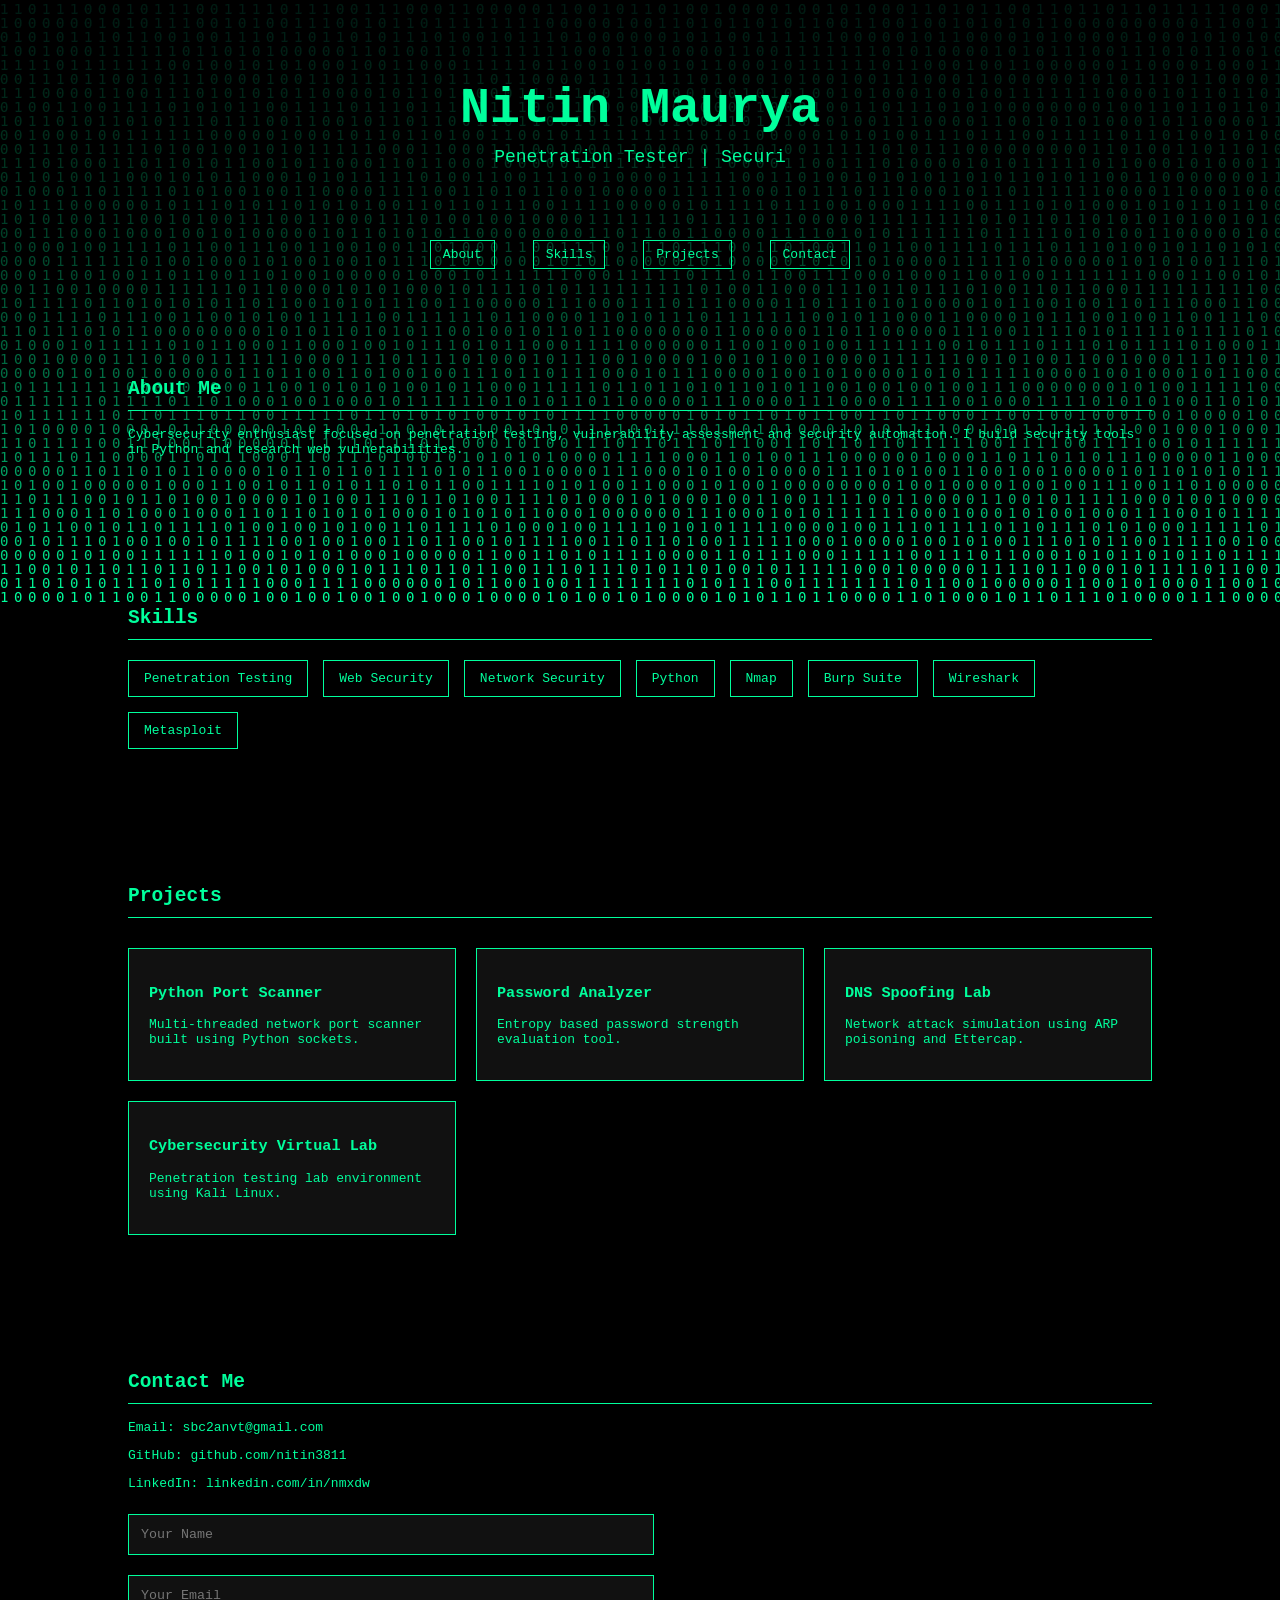
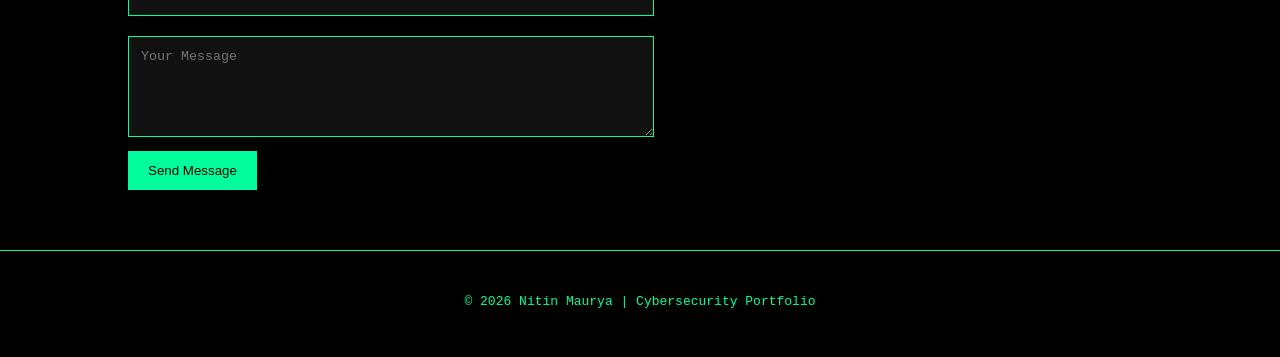
<file: index.html>
<!DOCTYPE html>
<html lang="en">
<head>
<meta charset="UTF-8">
<meta name="viewport" content="width=device-width, initial-scale=1.0">
<title>Nitin Maurya | Cybersecurity Portfolio</title>

<style>

body{
margin:0;
font-family:monospace;
background:black;
color:#00ff9c;
overflow-x:hidden;
}

/* MATRIX BACKGROUND */

canvas{
position:fixed;
top:0;
left:0;
z-index:-1;
}

/* HEADER */

header{
text-align:center;
padding:80px 20px;
}

header h1{
font-size:50px;
margin:0;
}

.terminal{
font-size:18px;
margin-top:10px;
}

/* NAV */

nav{
text-align:center;
margin-bottom:40px;
}

nav a{
color:#00ff9c;
margin:0 15px;
text-decoration:none;
border:1px solid #00ff9c;
padding:6px 12px;
}

nav a:hover{
background:#00ff9c;
color:black;
}

/* SECTIONS */

section{
padding:60px 10%;
}

h2{
border-bottom:1px solid #00ff9c;
padding-bottom:10px;
}

/* SKILLS */

.skills{
display:flex;
flex-wrap:wrap;
gap:15px;
margin-top:20px;
}

.skill{
border:1px solid #00ff9c;
padding:10px 15px;
}

/* PROJECT CARDS */

.projects{
display:grid;
grid-template-columns:repeat(auto-fit,minmax(250px,1fr));
gap:20px;
margin-top:30px;
}

.card{
background:#111;
padding:20px;
border:1px solid #00ff9c;
transition:0.3s;
}

.card:hover{
transform:scale(1.05);
box-shadow:0 0 15px #00ff9c;
}

/* CONTACT FORM */

.contact-form{
max-width:500px;
}

.contact-form input,
.contact-form textarea{
width:100%;
padding:12px;
margin:10px 0;
background:#111;
border:1px solid #00ff9c;
color:#00ff9c;
font-family:monospace;
}

.contact-form button{
padding:12px 20px;
background:#00ff9c;
border:none;
color:black;
cursor:pointer;
}

footer{
text-align:center;
padding:30px;
border-top:1px solid #00ff9c;
}

</style>
</head>

<body>

<canvas id="matrix"></canvas>

<header>

<h1>Nitin Maurya</h1>

<div class="terminal">
<span id="typing"></span>
</div>

</header>

<nav>

<a href="#about">About</a>
<a href="#skills">Skills</a>
<a href="#projects">Projects</a>
<a href="#contact">Contact</a>

</nav>

<section id="about">

<h2>About Me</h2>

<p>
Cybersecurity enthusiast focused on penetration testing,
vulnerability assessment and security automation. I build
security tools in Python and research web vulnerabilities.
</p>

</section>

<section id="skills">

<h2>Skills</h2>

<div class="skills">

<div class="skill">Penetration Testing</div>
<div class="skill">Web Security</div>
<div class="skill">Network Security</div>
<div class="skill">Python</div>
<div class="skill">Nmap</div>
<div class="skill">Burp Suite</div>
<div class="skill">Wireshark</div>
<div class="skill">Metasploit</div>

</div>

</section>

<section id="projects">

<h2>Projects</h2>

<div class="projects">

<div class="card">
<h3>Python Port Scanner</h3>
<p>Multi-threaded network port scanner built using Python sockets.</p>
  <a href=https://github.com/nitin3811/PORT-SCANNER/ target="_blank">
</a>

</div>

<div class="card">
<h3>Password Analyzer</h3>
<p>Entropy based password strength evaluation tool.</p>
</div>

<div class="card">
<h3>DNS Spoofing Lab</h3>
<p>Network attack simulation using ARP poisoning and Ettercap.</p>
</div>

<div class="card">
<h3>Cybersecurity Virtual Lab</h3>
<p>Penetration testing lab environment using Kali Linux.</p>
</div>

</div>

</section>

<section id="contact">

<h2>Contact Me</h2>

<p>Email: sbc2anvt@gmail.com</p>
<p>GitHub: github.com/nitin3811</p>
<p>LinkedIn: linkedin.com/in/nmxdw</p>

<div class="contact-form">

<form id="contactForm">

<input type="text" placeholder="Your Name" required>

<input type="email" placeholder="Your Email" required>

<textarea rows="5" placeholder="Your Message"></textarea>

<button type="submit">Send Message</button>

</form>

</div>

</section>

<footer>

<p>© 2026 Nitin Maurya | Cybersecurity Portfolio</p>

</footer>

<script>

/* MATRIX BACKGROUND */

const canvas=document.getElementById("matrix");
const ctx=canvas.getContext("2d");

canvas.height=window.innerHeight;
canvas.width=window.innerWidth;

const letters="01";
const fontSize=14;
const columns=canvas.width/fontSize;

const drops=[];

for(let x=0;x<columns;x++)
drops[x]=1;

function draw(){

ctx.fillStyle="rgba(0,0,0,0.05)";
ctx.fillRect(0,0,canvas.width,canvas.height);

ctx.fillStyle="#00ff9c";
ctx.font=fontSize+"px monospace";

for(let i=0;i<drops.length;i++){

const text=letters.charAt(Math.floor(Math.random()*letters.length));

ctx.fillText(text,i*fontSize,drops[i]*fontSize);

if(drops[i]*fontSize>canvas.height && Math.random()>0.975)
drops[i]=0;

drops[i]++;

}

}

setInterval(draw,33);

/* TERMINAL TYPING EFFECT */

const text="Penetration Tester | Security Researcher | Python Security Tools Developer";

let i=0;

function typing(){

if(i<text.length){

document.getElementById("typing").innerHTML+=text.charAt(i);

i++;

setTimeout(typing,50);

}

}

typing();

/* CONTACT FORM */

document.getElementById("contactForm").addEventListener("submit",function(e){

e.preventDefault();

alert("Message sent successfully!");

});

</script>

</body>
</html>
</file>
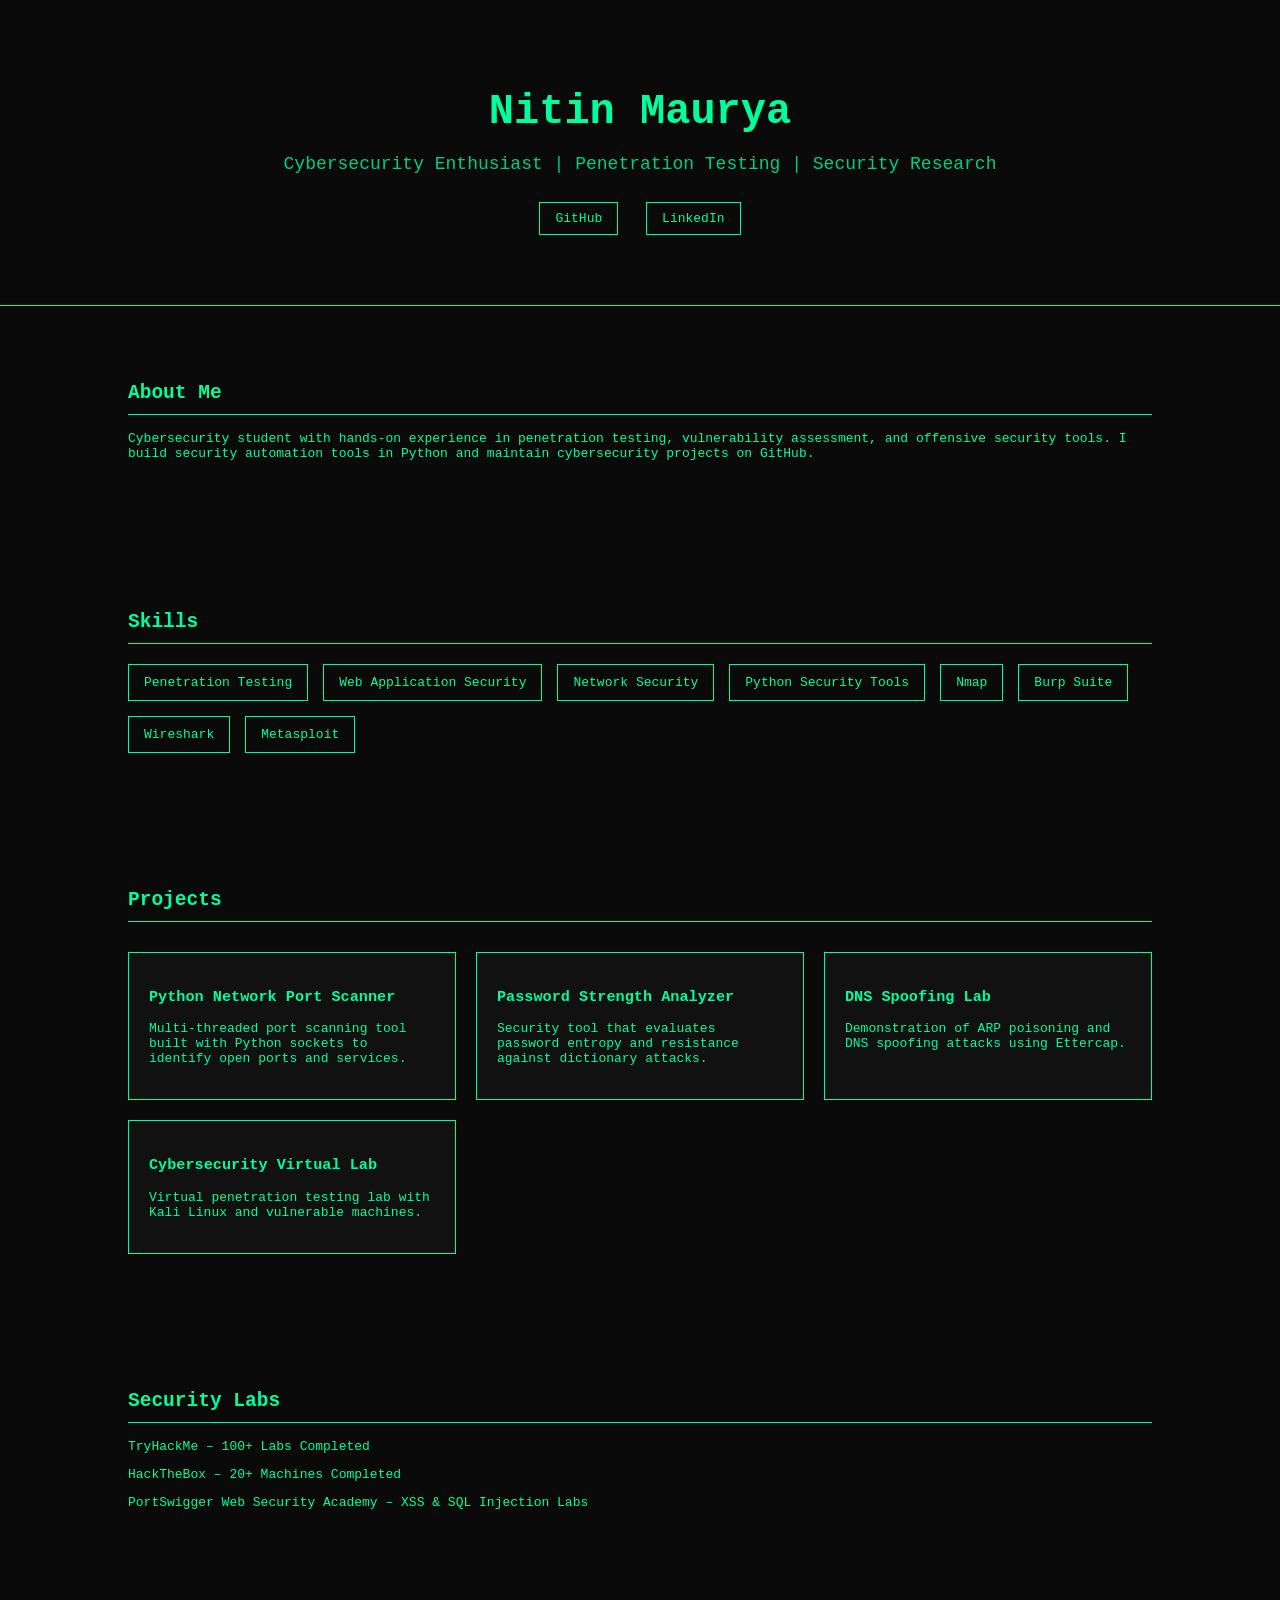
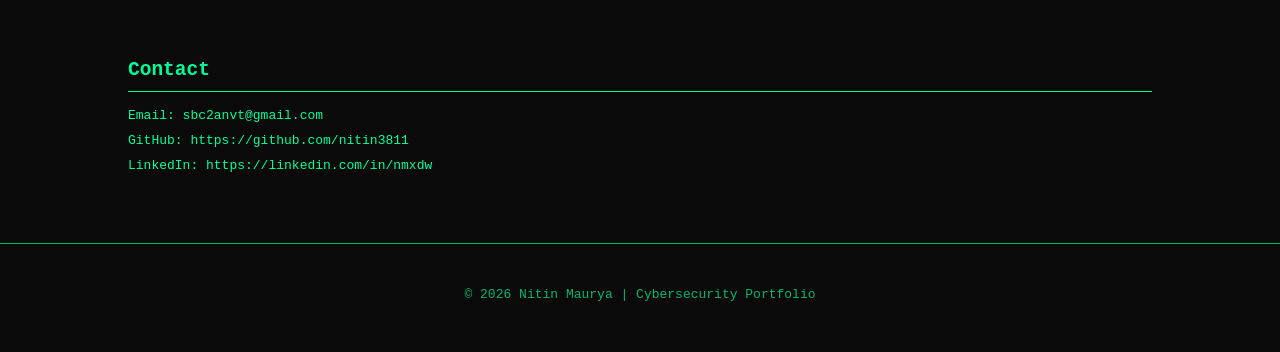
<file: src/index.html>
<!DOCTYPE html>
<html lang="en">
<head>
<meta charset="UTF-8">
<meta name="viewport" content="width=device-width, initial-scale=1.0">
<title>Nitin Maurya | Cybersecurity Portfolio</title>

<style>

/* GLOBAL STYLE */

body{
background:#0a0a0a;
color:#00ff9c;
font-family:monospace;
margin:0;
scroll-behavior:smooth;
}

/* HEADER */

header{
text-align:center;
padding:60px 20px;
border-bottom:1px solid #00ff9c;
}

header h1{
font-size:42px;
margin-bottom:10px;
}

header p{
font-size:18px;
opacity:0.8;
}

.links a{
color:#00ff9c;
text-decoration:none;
margin:10px;
padding:8px 15px;
border:1px solid #00ff9c;
display:inline-block;
}

.links a:hover{
background:#00ff9c;
color:black;
}

/* SECTION */

section{
padding:60px 10%;
}

h2{
border-bottom:1px solid #00ff9c;
padding-bottom:10px;
}

/* SKILLS */

.skills{
display:flex;
flex-wrap:wrap;
gap:15px;
margin-top:20px;
}

.skill{
border:1px solid #00ff9c;
padding:10px 15px;
}

/* PROJECTS */

.projects{
display:grid;
grid-template-columns:repeat(auto-fit,minmax(250px,1fr));
gap:20px;
margin-top:30px;
}

.card{
background:#111;
padding:20px;
border:1px solid #00ff9c;
transition:0.3s;
}

.card:hover{
transform:scale(1.05);
box-shadow:0 0 10px #00ff9c;
}

/* CONTACT */

.contact p{
margin:10px 0;
}

footer{
text-align:center;
padding:30px;
border-top:1px solid #00ff9c;
opacity:0.7;
}

</style>
</head>

<body>

<header>

<h1>Nitin Maurya</h1>

<p>Cybersecurity Enthusiast | Penetration Testing | Security Research</p>

<div class="links">

<a href="https://github.com/nitin3811" target="_blank">GitHub</a>

<a href="https://linkedin.com/in/nmxdw" target="_blank">LinkedIn</a>

</div>

</header>

<section>

<h2>About Me</h2>

<p>
Cybersecurity student with hands-on experience in penetration testing,
vulnerability assessment, and offensive security tools. I build security
automation tools in Python and maintain cybersecurity projects on GitHub.
</p>

</section>

<section>

<h2>Skills</h2>

<div class="skills">

<div class="skill">Penetration Testing</div>
<div class="skill">Web Application Security</div>
<div class="skill">Network Security</div>
<div class="skill">Python Security Tools</div>
<div class="skill">Nmap</div>
<div class="skill">Burp Suite</div>
<div class="skill">Wireshark</div>
<div class="skill">Metasploit</div>

</div>

</section>

<section>

<h2>Projects</h2>

<div class="projects">

<div class="card">
<h3>Python Network Port Scanner</h3>
<p>
Multi-threaded port scanning tool built with Python sockets to identify
open ports and services.
</p>
</div>

<div class="card">
<h3>Password Strength Analyzer</h3>
<p>
Security tool that evaluates password entropy and resistance against
dictionary attacks.
</p>
</div>

<div class="card">
<h3>DNS Spoofing Lab</h3>
<p>
Demonstration of ARP poisoning and DNS spoofing attacks using Ettercap.
</p>
</div>

<div class="card">
<h3>Cybersecurity Virtual Lab</h3>
<p>
Virtual penetration testing lab with Kali Linux and vulnerable machines.
</p>
</div>

</div>

</section>

<section>

<h2>Security Labs</h2>

<p>TryHackMe – 100+ Labs Completed</p>
<p>HackTheBox – 20+ Machines Completed</p>
<p>PortSwigger Web Security Academy – XSS & SQL Injection Labs</p>

</section>

<section class="contact">

<h2>Contact</h2>

<p>Email: sbc2anvt@gmail.com</p>

<p>GitHub: https://github.com/nitin3811</p>

<p>LinkedIn: https://linkedin.com/in/nmxdw</p>

</section>

<footer>

<p>© 2026 Nitin Maurya | Cybersecurity Portfolio</p>

</footer>

<script>

/* SIMPLE CARD ANIMATION */

document.querySelectorAll(".card").forEach(card => {

card.addEventListener("mouseover", () => {

card.style.transform="scale(1.05)";

});

card.addEventListener("mouseout", () => {

card.style.transform="scale(1)";

});

});

/* TERMINAL STYLE MESSAGE */

console.log("Cybersecurity Portfolio Loaded Successfully");

</script>

</body>
</html>
</file>
